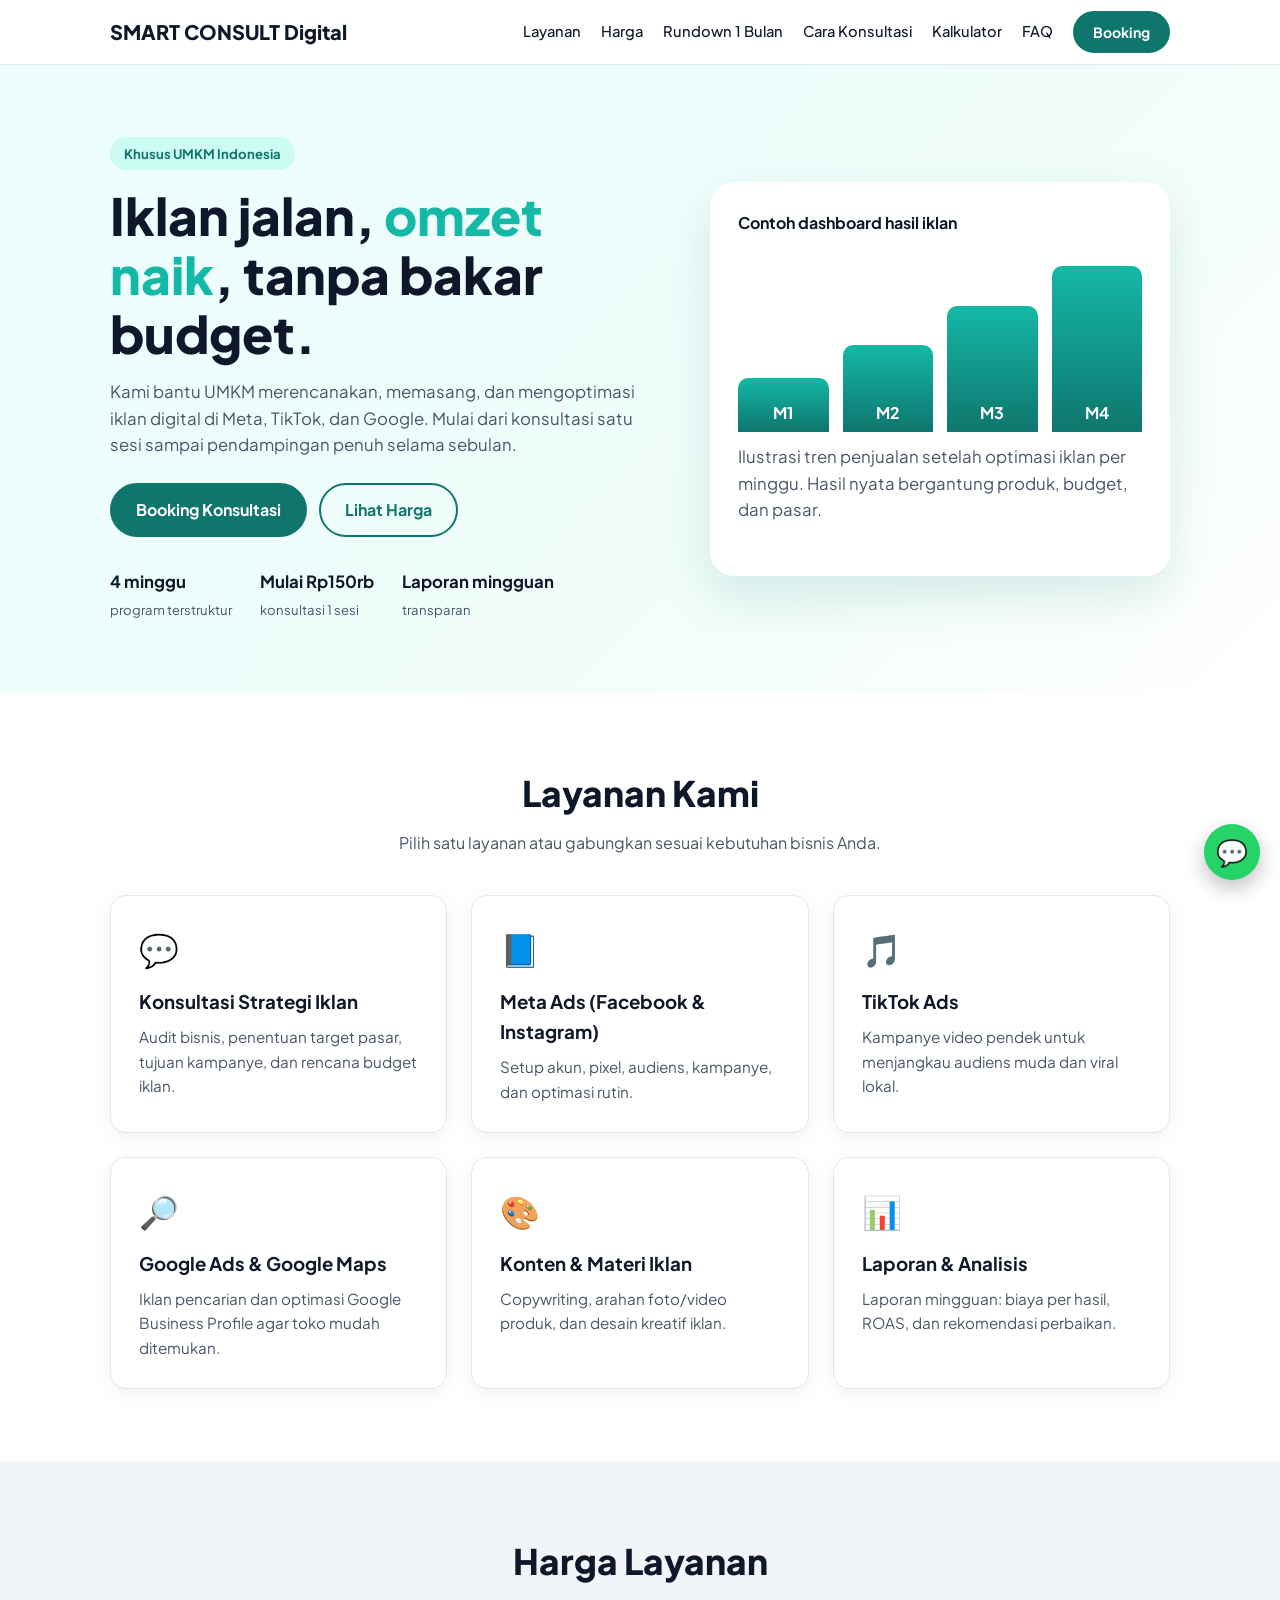
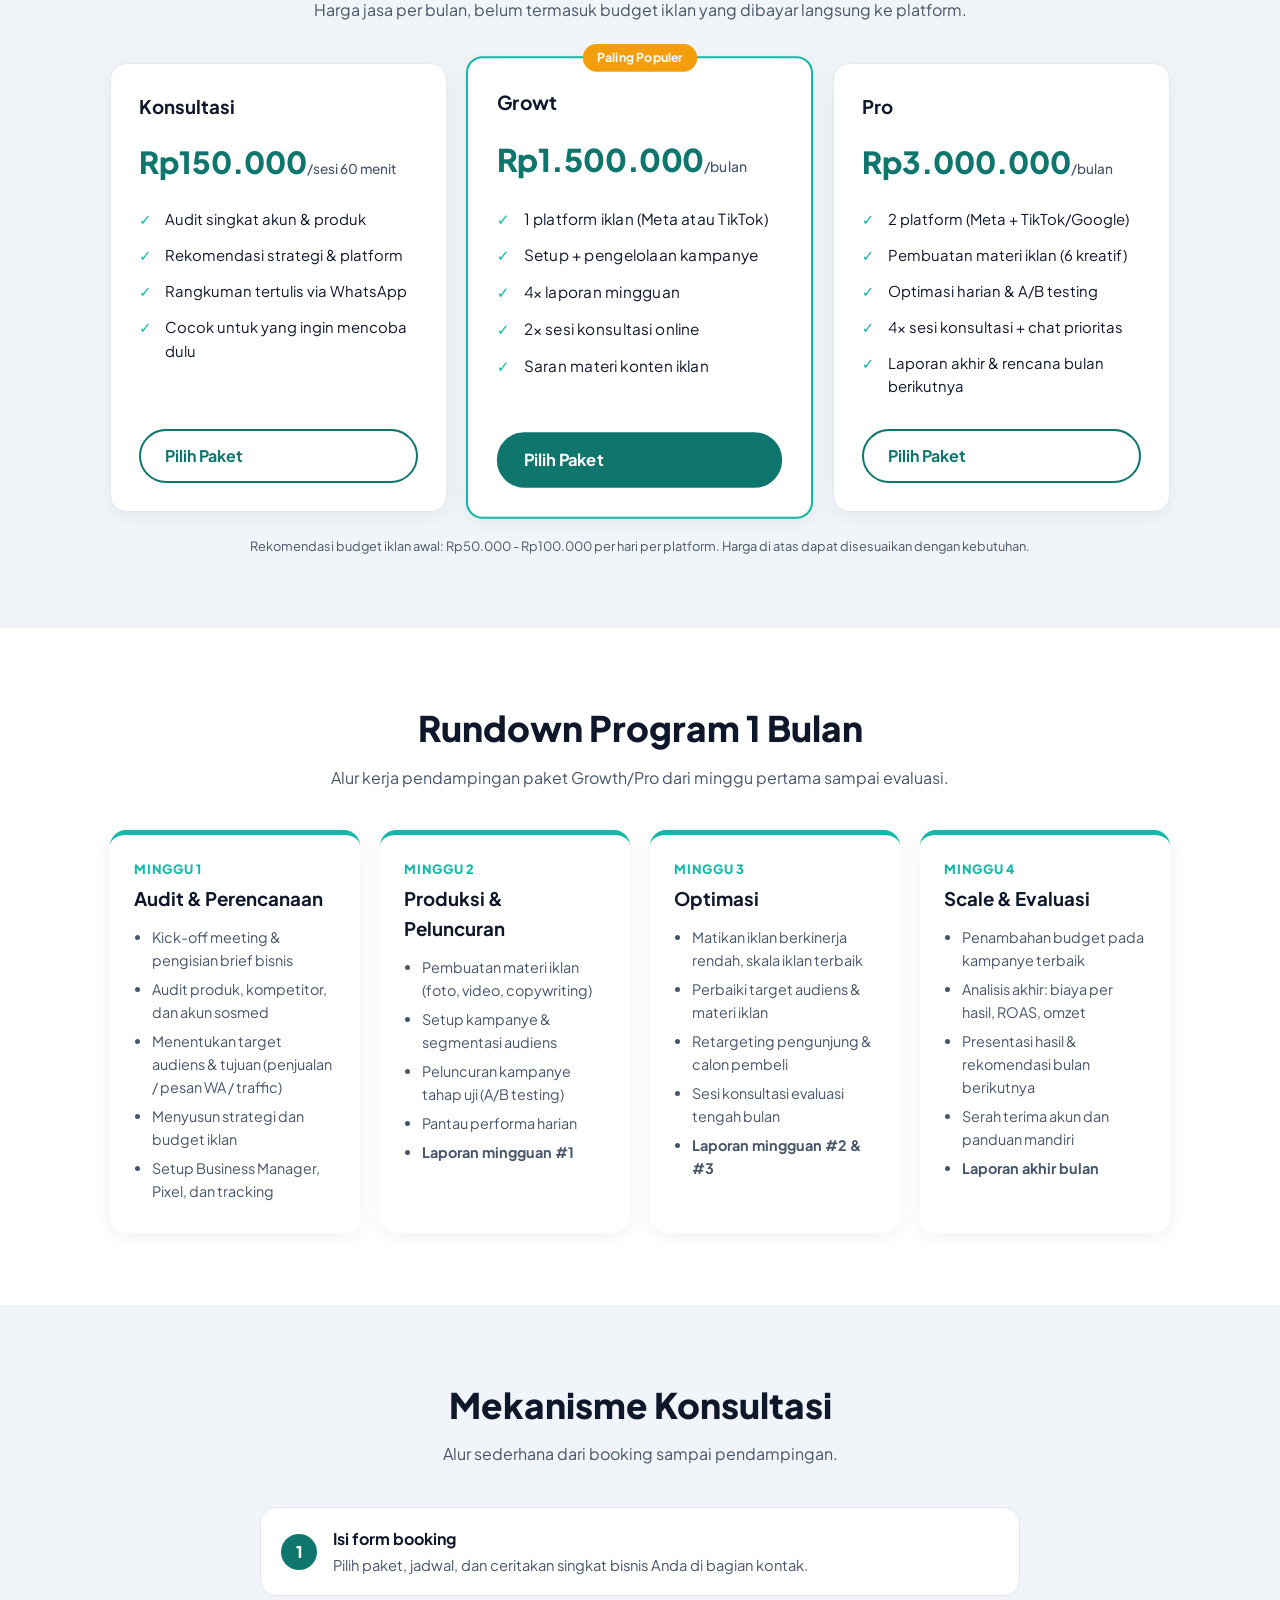
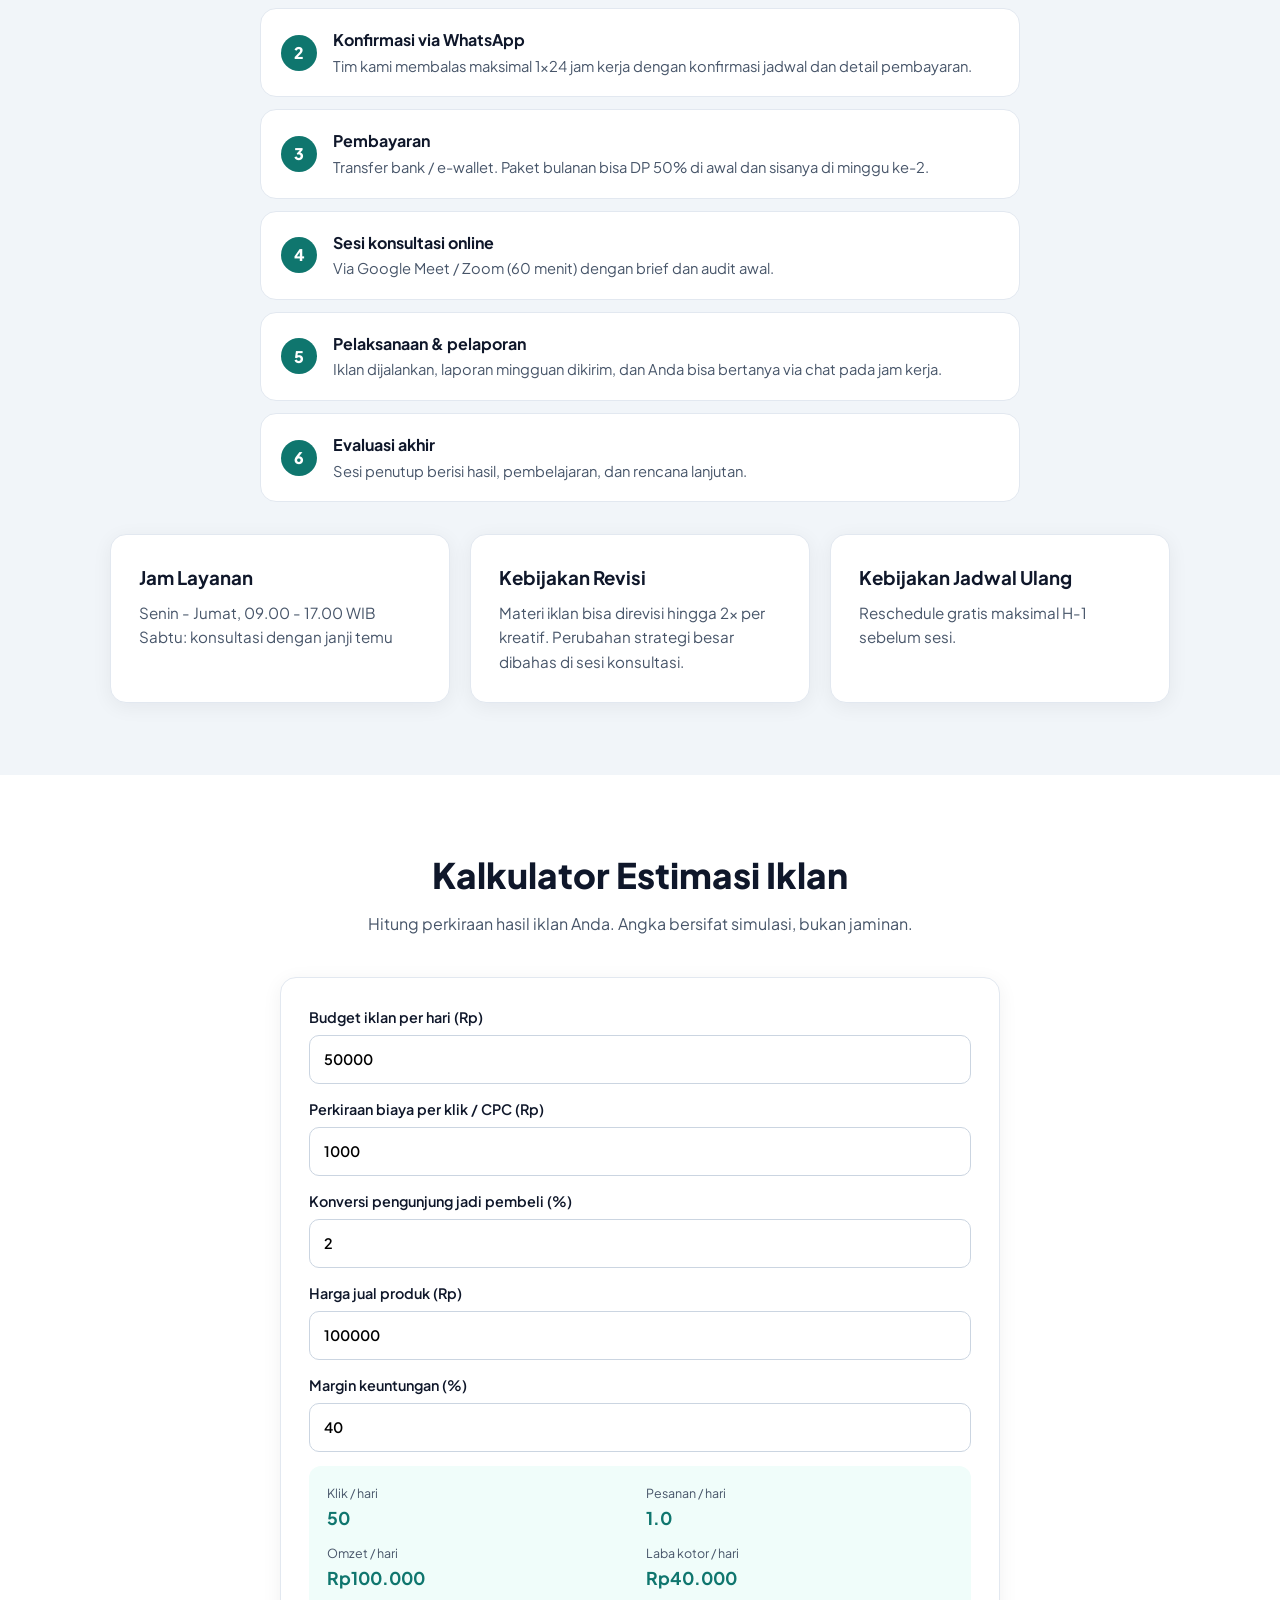
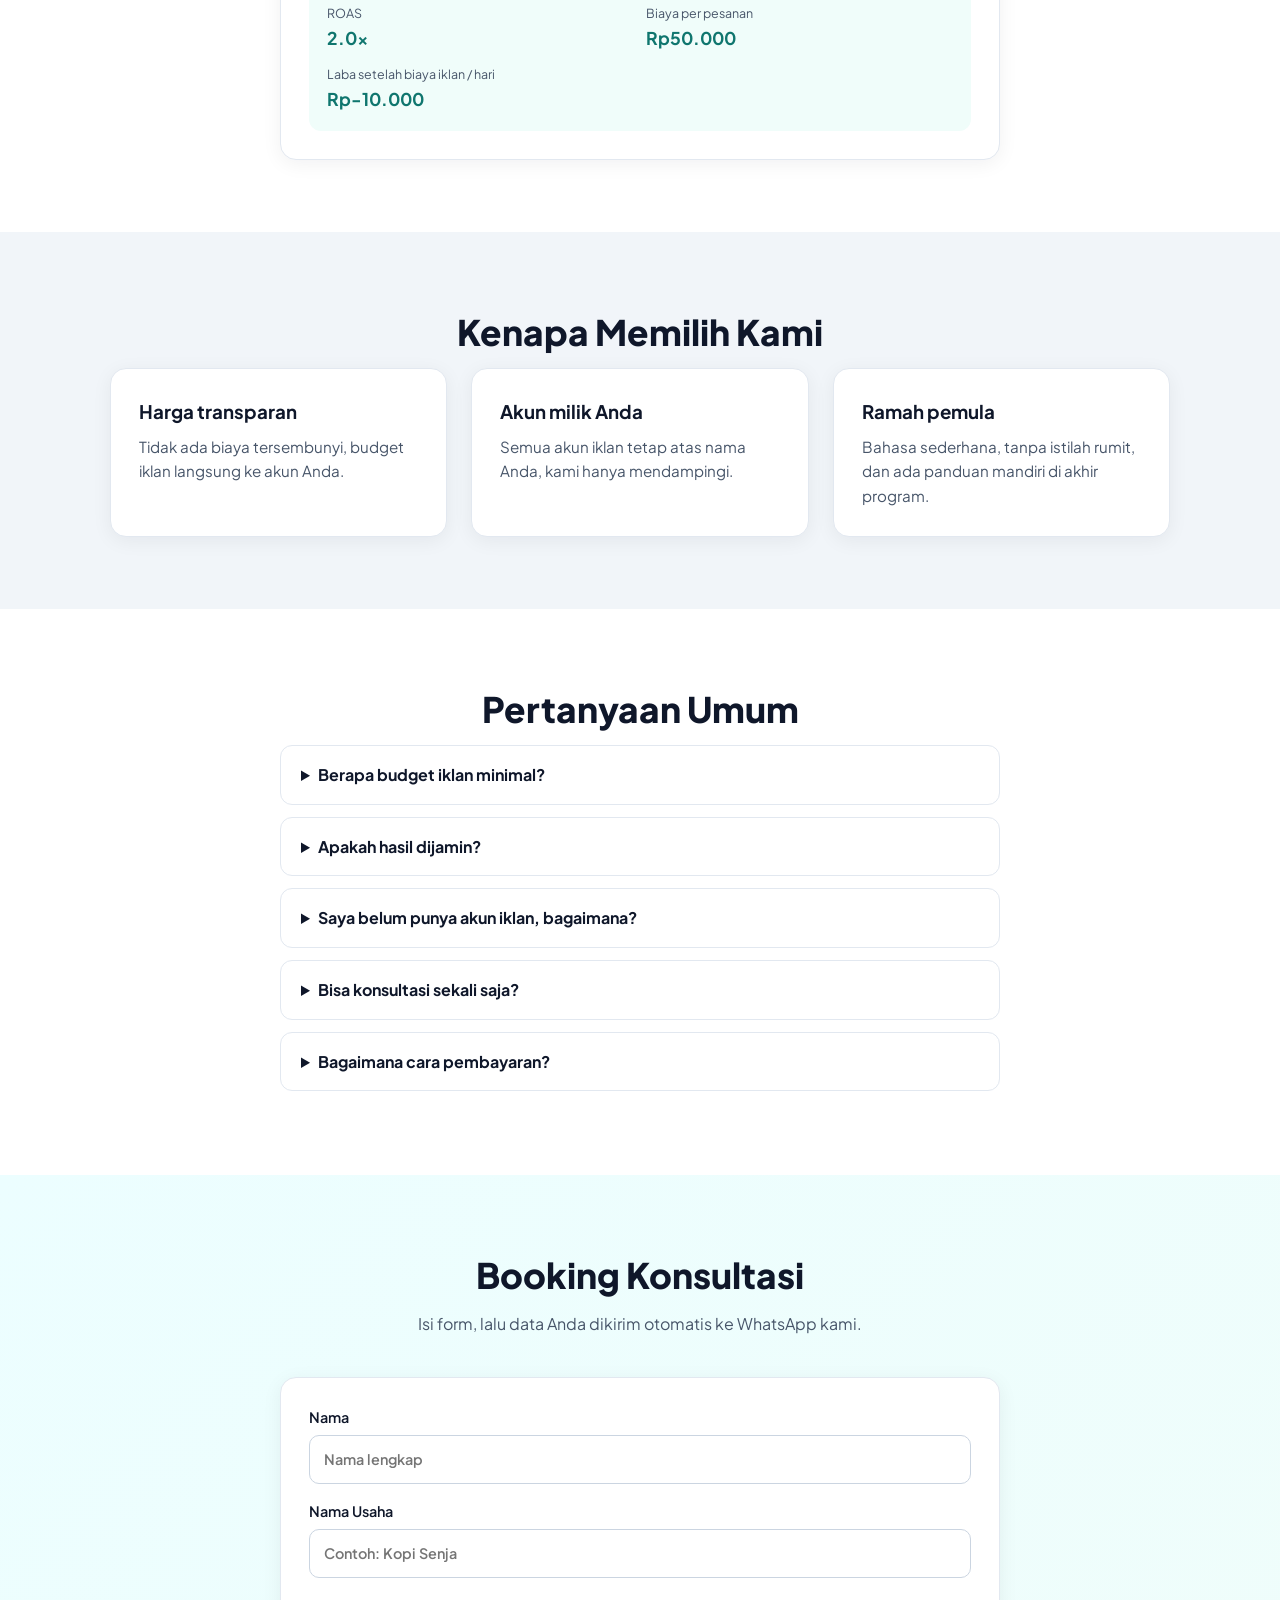
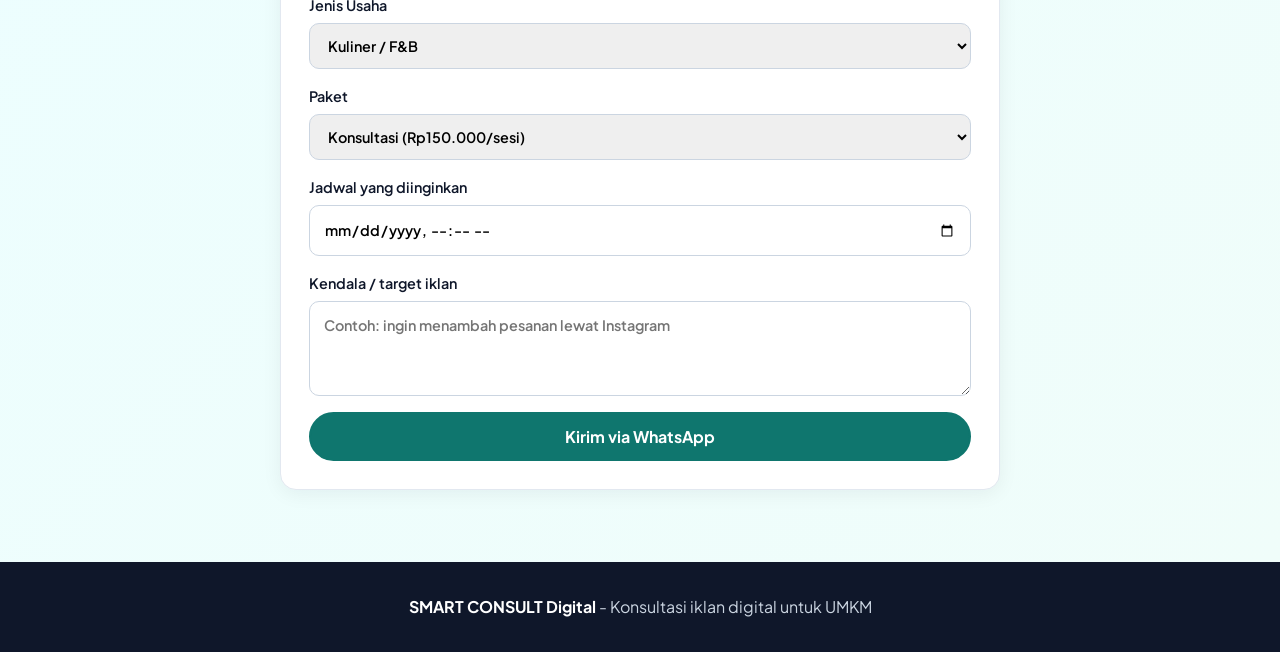
<file: index.html>
<!DOCTYPE html>
<html lang="id">
<head>
  <meta charset="UTF-8">
  <meta name="viewport" content="width=device-width, initial-scale=1">
  <title>SMART CONSULT Digital | Konsultasi Iklan untuk UMKM</title>
  <meta name="description" content="Konsultasi dan pengelolaan iklan digital (Meta Ads, Google Ads, TikTok Ads) untuk UMKM. Harga transparan, hasil terukur.">
  <link rel="preconnect" href="https://fonts.googleapis.com">
  <link href="https://fonts.googleapis.com/css2?family=Plus+Jakarta+Sans:wght@400;500;600;700;800&display=swap" rel="stylesheet">
  <link rel="stylesheet" href="style.css">
</head>
<body>

<header class="nav">
  <div class="container nav-inner">
    <a href="#beranda" class="logo">SMART CONSULT<span></span> Digital</a>
    <button class="burger" id="burger" aria-label="Menu">☰</button>
    <nav id="menu">
      <a href="#layanan">Layanan</a>
      <a href="#harga">Harga</a>
      <a href="#rundown">Rundown 1 Bulan</a>
      <a href="#mekanisme">Cara Konsultasi</a>
      <a href="#kalkulator">Kalkulator</a>
      <a href="#faq">FAQ</a>
      <a href="#kontak" class="btn btn-sm">Booking</a>
    </nav>
  </div>
</header>

<section id="beranda" class="hero">
  <div class="container hero-grid">
    <div>
      <span class="pill">Khusus UMKM Indonesia</span>
      <h1>Iklan jalan, <em>omzet naik</em>, tanpa bakar budget.</h1>
      <p>Kami bantu UMKM merencanakan, memasang, dan mengoptimasi iklan digital di Meta, TikTok, dan Google. Mulai dari konsultasi satu sesi sampai pendampingan penuh selama sebulan.</p>
      <div class="cta">
        <a href="#kontak" class="btn">Booking Konsultasi</a>
        <a href="#harga" class="btn btn-outline">Lihat Harga</a>
      </div>
      <ul class="stats">
        <li><strong>4 minggu</strong><span>program terstruktur</span></li>
        <li><strong>Mulai Rp150rb</strong><span>konsultasi 1 sesi</span></li>
        <li><strong>Laporan mingguan</strong><span>transparan</span></li>
      </ul>
    </div>
    <div class="hero-card">
      <h3>Contoh dashboard hasil iklan</h3>
      <div class="bars" aria-hidden="true">
        <div style="--h:30%"><b>M1</b></div>
        <div style="--h:48%"><b>M2</b></div>
        <div style="--h:70%"><b>M3</b></div>
        <div style="--h:92%"><b>M4</b></div>
      </div>
      <p class="note">Ilustrasi tren penjualan setelah optimasi iklan per minggu. Hasil nyata bergantung produk, budget, dan pasar.</p>
    </div>
  </div>
</section>

<section id="layanan" class="section">
  <div class="container">
    <h2>Layanan Kami</h2>
    <p class="sub">Pilih satu layanan atau gabungkan sesuai kebutuhan bisnis Anda.</p>
    <div class="grid3">
      <article class="card"><div class="ico">💬</div><h3>Konsultasi Strategi Iklan</h3><p>Audit bisnis, penentuan target pasar, tujuan kampanye, dan rencana budget iklan.</p></article>
      <article class="card"><div class="ico">📘</div><h3>Meta Ads (Facebook &amp; Instagram)</h3><p>Setup akun, pixel, audiens, kampanye, dan optimasi rutin.</p></article>
      <article class="card"><div class="ico">🎵</div><h3>TikTok Ads</h3><p>Kampanye video pendek untuk menjangkau audiens muda dan viral lokal.</p></article>
      <article class="card"><div class="ico">🔎</div><h3>Google Ads &amp; Google Maps</h3><p>Iklan pencarian dan optimasi Google Business Profile agar toko mudah ditemukan.</p></article>
      <article class="card"><div class="ico">🎨</div><h3>Konten &amp; Materi Iklan</h3><p>Copywriting, arahan foto/video produk, dan desain kreatif iklan.</p></article>
      <article class="card"><div class="ico">📊</div><h3>Laporan &amp; Analisis</h3><p>Laporan mingguan: biaya per hasil, ROAS, dan rekomendasi perbaikan.</p></article>
    </div>
  </div>
</section>

<section id="harga" class="section alt">
  <div class="container">
    <h2>Harga Layanan</h2>
    <p class="sub">Harga jasa per bulan, belum termasuk budget iklan yang dibayar langsung ke platform.</p>
    <div class="grid3 pricing">
      <article class="card price">
        <h3>Konsultasi</h3>
        <div class="amount">Rp150.000<small>/sesi 60 menit</small></div>
        <ul>
          <li>Audit singkat akun &amp; produk</li>
          <li>Rekomendasi strategi &amp; platform</li>
          <li>Rangkuman tertulis via WhatsApp</li>
          <li>Cocok untuk yang ingin mencoba dulu</li>
        </ul>
        <a href="#kontak" class="btn btn-outline" data-paket="Konsultasi (Rp150.000/sesi)">Pilih Paket</a>
      </article>
      <article class="card price featured">
        <span class="badge">Paling Populer</span>
        <h3>Growt</h3>
        <div class="amount">Rp1.500.000<small>/bulan</small></div>
        <ul>
          <li>1 platform iklan (Meta atau TikTok)</li>
          <li>Setup + pengelolaan kampanye</li>
          <li>4x laporan mingguan</li>
          <li>2x sesi konsultasi online</li>
          <li>Saran materi konten iklan</li>
        </ul>
        <a href="#kontak" class="btn" data-paket="Growth (Rp1.500.000/bulan)">Pilih Paket</a>
      </article>
      <article class="card price">
        <h3>Pro</h3>
        <div class="amount">Rp3.000.000<small>/bulan</small></div>
        <ul>
          <li>2 platform (Meta + TikTok/Google)</li>
          <li>Pembuatan materi iklan (6 kreatif)</li>
          <li>Optimasi harian &amp; A/B testing</li>
          <li>4x sesi konsultasi + chat prioritas</li>
          <li>Laporan akhir &amp; rencana bulan berikutnya</li>
        </ul>
        <a href="#kontak" class="btn btn-outline" data-paket="Pro (Rp3.000.000/bulan)">Pilih Paket</a>
      </article>
    </div>
    <p class="note center">Rekomendasi budget iklan awal: Rp50.000 - Rp100.000 per hari per platform. Harga di atas dapat disesuaikan dengan kebutuhan.</p>
  </div>
</section>

<section id="rundown" class="section">
  <div class="container">
    <h2>Rundown Program 1 Bulan</h2>
    <p class="sub">Alur kerja pendampingan paket Growth/Pro dari minggu pertama sampai evaluasi.</p>
    <div class="timeline">
      <div class="week">
        <div class="wk">Minggu 1</div>
        <h3>Audit &amp; Perencanaan</h3>
        <ul>
          <li>Kick-off meeting &amp; pengisian brief bisnis</li>
          <li>Audit produk, kompetitor, dan akun sosmed</li>
          <li>Menentukan target audiens &amp; tujuan (penjualan / pesan WA / traffic)</li>
          <li>Menyusun strategi dan budget iklan</li>
          <li>Setup Business Manager, Pixel, dan tracking</li>
        </ul>
      </div>
      <div class="week">
        <div class="wk">Minggu 2</div>
        <h3>Produksi &amp; Peluncuran</h3>
        <ul>
          <li>Pembuatan materi iklan (foto, video, copywriting)</li>
          <li>Setup kampanye &amp; segmentasi audiens</li>
          <li>Peluncuran kampanye tahap uji (A/B testing)</li>
          <li>Pantau performa harian</li>
          <li><b>Laporan mingguan #1</b></li>
        </ul>
      </div>
      <div class="week">
        <div class="wk">Minggu 3</div>
        <h3>Optimasi</h3>
        <ul>
          <li>Matikan iklan berkinerja rendah, skala iklan terbaik</li>
          <li>Perbaiki target audiens &amp; materi iklan</li>
          <li>Retargeting pengunjung &amp; calon pembeli</li>
          <li>Sesi konsultasi evaluasi tengah bulan</li>
          <li><b>Laporan mingguan #2 &amp; #3</b></li>
        </ul>
      </div>
      <div class="week">
        <div class="wk">Minggu 4</div>
        <h3>Scale &amp; Evaluasi</h3>
        <ul>
          <li>Penambahan budget pada kampanye terbaik</li>
          <li>Analisis akhir: biaya per hasil, ROAS, omzet</li>
          <li>Presentasi hasil &amp; rekomendasi bulan berikutnya</li>
          <li>Serah terima akun dan panduan mandiri</li>
          <li><b>Laporan akhir bulan</b></li>
        </ul>
      </div>
    </div>
  </div>
</section>

<section id="mekanisme" class="section alt">
  <div class="container">
    <h2>Mekanisme Konsultasi</h2>
    <p class="sub">Alur sederhana dari booking sampai pendampingan.</p>
    <ol class="steps">
      <li><b>Isi form booking</b><span>Pilih paket, jadwal, dan ceritakan singkat bisnis Anda di bagian kontak.</span></li>
      <li><b>Konfirmasi via WhatsApp</b><span>Tim kami membalas maksimal 1x24 jam kerja dengan konfirmasi jadwal dan detail pembayaran.</span></li>
      <li><b>Pembayaran</b><span>Transfer bank / e-wallet. Paket bulanan bisa DP 50% di awal dan sisanya di minggu ke-2.</span></li>
      <li><b>Sesi konsultasi online</b><span>Via Google Meet / Zoom (60 menit) dengan brief dan audit awal.</span></li>
      <li><b>Pelaksanaan &amp; pelaporan</b><span>Iklan dijalankan, laporan mingguan dikirim, dan Anda bisa bertanya via chat pada jam kerja.</span></li>
      <li><b>Evaluasi akhir</b><span>Sesi penutup berisi hasil, pembelajaran, dan rencana lanjutan.</span></li>
    </ol>
    <div class="info-row">
      <div class="card"><h3>Jam Layanan</h3><p>Senin - Jumat, 09.00 - 17.00 WIB<br>Sabtu: konsultasi dengan janji temu</p></div>
      <div class="card"><h3>Kebijakan Revisi</h3><p>Materi iklan bisa direvisi hingga 2x per kreatif. Perubahan strategi besar dibahas di sesi konsultasi.</p></div>
      <div class="card"><h3>Kebijakan Jadwal Ulang</h3><p>Reschedule gratis maksimal H-1 sebelum sesi.</p></div>
    </div>
  </div>
</section>

<section id="kalkulator" class="section">
  <div class="container narrow">
    <h2>Kalkulator Estimasi Iklan</h2>
    <p class="sub">Hitung perkiraan hasil iklan Anda. Angka bersifat simulasi, bukan jaminan.</p>
    <div class="card calc">
      <label>Budget iklan per hari (Rp)
        <input type="number" id="budget" value="50000" min="10000" step="10000">
      </label>
      <label>Perkiraan biaya per klik / CPC (Rp)
        <input type="number" id="cpc" value="1000" min="100" step="100">
      </label>
      <label>Konversi pengunjung jadi pembeli (%)
        <input type="number" id="conv" value="2" min="0.1" step="0.1">
      </label>
      <label>Harga jual produk (Rp)
        <input type="number" id="harga-produk" value="100000" min="1000" step="1000">
      </label>
      <label>Margin keuntungan (%)
        <input type="number" id="margin" value="40" min="1" max="100">
      </label>
      <div class="result" id="hasil" aria-live="polite"></div>
    </div>
  </div>
</section>

<section class="section alt">
  <div class="container">
    <h2>Kenapa Memilih Kami</h2>
    <div class="grid3">
      <article class="card"><h3>Harga transparan</h3><p>Tidak ada biaya tersembunyi, budget iklan langsung ke akun Anda.</p></article>
      <article class="card"><h3>Akun milik Anda</h3><p>Semua akun iklan tetap atas nama Anda, kami hanya mendampingi.</p></article>
      <article class="card"><h3>Ramah pemula</h3><p>Bahasa sederhana, tanpa istilah rumit, dan ada panduan mandiri di akhir program.</p></article>
    </div>
  </div>
</section>

<section id="faq" class="section">
  <div class="container narrow">
    <h2>Pertanyaan Umum</h2>
    <details><summary>Berapa budget iklan minimal?</summary><p>Disarankan mulai dari Rp50.000 per hari agar data cukup untuk dioptimasi. Budget dibayar langsung ke platform iklan.</p></details>
    <details><summary>Apakah hasil dijamin?</summary><p>Tidak ada yang bisa menjamin angka penjualan. Kami menjamin proses yang terukur dan laporan yang jelas.</p></details>
    <details><summary>Saya belum punya akun iklan, bagaimana?</summary><p>Tidak masalah. Kami bantu membuat Business Manager dan akun iklan di minggu pertama.</p></details>
    <details><summary>Bisa konsultasi sekali saja?</summary><p>Bisa. Paket Konsultasi Rp150.000 cocok untuk Anda yang ingin arahan awal lalu menjalankan sendiri.</p></details>
    <details><summary>Bagaimana cara pembayaran?</summary><p>Transfer bank atau e-wallet. Paket bulanan bisa DP 50%.</p></details>
  </div>
</section>

<section id="kontak" class="section cta-section">
  <div class="container narrow">
    <h2>Booking Konsultasi</h2>
    <p class="sub">Isi form, lalu data Anda dikirim otomatis ke WhatsApp kami.</p>
    <form id="form" class="card form">
      <label>Nama<input type="text" id="nama" required placeholder="Nama lengkap"></label>
      <label>Nama Usaha<input type="text" id="usaha" required placeholder="Contoh: Kopi Senja"></label>
      <label>Jenis Usaha
        <select id="jenis">
          <option>Kuliner / F&amp;B</option><option>Fashion</option><option>Kecantikan</option><option>Jasa</option><option>Kerajinan</option><option>Lainnya</option>
        </select>
      </label>
      <label>Paket
        <select id="paket">
          <option>Konsultasi (Rp150.000/sesi)</option>
          <option>Growth (Rp1.500.000/bulan)</option>
          <option>Pro (Rp3.000.000/bulan)</option>
        </select>
      </label>
      <label>Jadwal yang diinginkan<input type="datetime-local" id="jadwal" required></label>
      <label>Kendala / target iklan<textarea id="pesan" rows="3" placeholder="Contoh: ingin menambah pesanan lewat Instagram"></textarea></label>
      <button type="submit" class="btn">Kirim via WhatsApp</button>
    </form>
  </div>
</section>

<footer>
  <div class="container">
    <p><b>SMART CONSULT Digital</b> - Konsultasi iklan digital untuk UMKM</p>
    <p class="note"></p>
  </div>
</footer>

<a class="wa-float" id="wa" target="_blank" rel="noopener" aria-label="Chat WhatsApp">💬</a>
<script src="script.js"></script>
</body>
</html>
</file>
<file: style.css>
:root{--p:#0f766e;--p2:#14b8a6;--ink:#0f172a;--mut:#475569;--bg:#fff;--alt:#f1f5f9;--ac:#f59e0b;--r:16px}
*{box-sizing:border-box;margin:0;padding:0}
html{scroll-behavior:smooth;scroll-padding-top:72px}
body{font-family:'Plus Jakarta Sans',system-ui,sans-serif;color:var(--ink);background:var(--bg);line-height:1.6}
.container{max-width:1100px;margin:0 auto;padding:0 20px}
.narrow{max-width:760px}
.center{text-align:center}
a{color:inherit;text-decoration:none}

.nav{position:sticky;top:0;z-index:50;background:rgba(255,255,255,.92);backdrop-filter:blur(8px);border-bottom:1px solid #e2e8f0}
.nav-inner{display:flex;align-items:center;justify-content:space-between;height:64px}
.logo{font-weight:800;font-size:1.25rem}.logo span{color:var(--p2)}
nav{display:flex;gap:20px;align-items:center;font-size:.92rem;font-weight:500}
nav a:hover{color:var(--p)}
.burger{display:none;background:none;border:0;font-size:1.6rem;cursor:pointer}

.btn{display:inline-block;background:var(--p);color:#fff;padding:12px 24px;border-radius:999px;font-weight:700;border:2px solid var(--p);cursor:pointer;font-family:inherit;font-size:1rem;transition:.2s}
.btn:hover{background:#0b5a54;transform:translateY(-2px)}
.btn-outline{background:transparent;color:var(--p)}
.btn-outline:hover{background:var(--p);color:#fff}
.btn-sm{padding:8px 18px;font-size:.88rem;color:#fff!important}

.hero{padding:72px 0;background:linear-gradient(135deg,#ecfeff,#f0fdfa 60%,#fff)}
.hero-grid{display:grid;grid-template-columns:1.2fr 1fr;gap:48px;align-items:center}
.pill{display:inline-block;background:#ccfbf1;color:var(--p);padding:6px 14px;border-radius:999px;font-size:.82rem;font-weight:700;margin-bottom:16px}
h1{font-size:clamp(2rem,4.5vw,3.2rem);line-height:1.15;margin-bottom:16px;font-weight:800}
h1 em{font-style:normal;color:var(--p2)}
.hero p{color:var(--mut);font-size:1.05rem;margin-bottom:24px}
.cta{display:flex;gap:12px;flex-wrap:wrap;margin-bottom:32px}
.stats{list-style:none;display:flex;gap:28px;flex-wrap:wrap}
.stats strong{display:block;font-size:1.05rem}.stats span{font-size:.82rem;color:var(--mut)}
.hero-card{background:#fff;border-radius:24px;padding:28px;box-shadow:0 20px 50px rgba(15,118,110,.15)}
.hero-card h3{margin-bottom:16px;font-size:1rem}
.bars{display:flex;align-items:flex-end;gap:14px;height:180px;margin-bottom:12px}
.bars div{flex:1;height:var(--h);background:linear-gradient(180deg,var(--p2),var(--p));border-radius:10px 10px 0 0;display:flex;align-items:flex-end;justify-content:center;color:#fff;padding-bottom:6px;animation:grow 1s ease both}
@keyframes grow{from{height:0}}
.note{font-size:.8rem;color:var(--mut)}

.section{padding:72px 0}.alt{background:var(--alt)}
h2{font-size:clamp(1.6rem,3vw,2.2rem);font-weight:800;margin-bottom:8px;text-align:center}
.sub{text-align:center;color:var(--mut);margin-bottom:40px}
.grid3{display:grid;grid-template-columns:repeat(3,1fr);gap:24px}
.card{background:#fff;border-radius:var(--r);padding:28px;box-shadow:0 4px 20px rgba(15,23,42,.06);border:1px solid #e2e8f0}
.card h3{margin-bottom:8px}.card p{color:var(--mut);font-size:.95rem}
.ico{font-size:2rem;margin-bottom:12px}

.price{position:relative;display:flex;flex-direction:column}
.price.featured{border:2px solid var(--p2);transform:scale(1.03)}
.badge{position:absolute;top:-14px;left:50%;transform:translateX(-50%);background:var(--ac);color:#fff;font-size:.75rem;font-weight:700;padding:4px 14px;border-radius:999px}
.amount{font-size:1.9rem;font-weight:800;color:var(--p);margin:8px 0 16px}
.amount small{font-size:.85rem;color:var(--mut);font-weight:500}
.price ul{list-style:none;margin-bottom:24px;flex:1}
.price li{padding:6px 0 6px 26px;position:relative;font-size:.93rem}
.price li::before{content:"✓";position:absolute;left:0;color:var(--p2);font-weight:800}
.pricing+.note{margin-top:24px}

.timeline{display:grid;grid-template-columns:repeat(4,1fr);gap:20px}
.week{background:#fff;border-radius:var(--r);padding:24px;border-top:5px solid var(--p2);box-shadow:0 4px 20px rgba(15,23,42,.06)}
.wk{font-size:.8rem;font-weight:800;color:var(--p2);text-transform:uppercase;letter-spacing:.06em}
.week h3{margin:4px 0 12px}
.week ul{padding-left:18px;font-size:.9rem;color:var(--mut)}.week li{margin-bottom:6px}

.steps{list-style:none;counter-reset:s;max-width:760px;margin:0 auto 32px}
.steps li{counter-increment:s;position:relative;background:#fff;border-radius:var(--r);padding:18px 20px 18px 72px;margin-bottom:12px;border:1px solid #e2e8f0}
.steps li::before{content:counter(s);position:absolute;left:20px;top:50%;transform:translateY(-50%);width:36px;height:36px;border-radius:50%;background:var(--p);color:#fff;display:grid;place-items:center;font-weight:800}
.steps b{display:block}.steps span{color:var(--mut);font-size:.92rem}
.info-row{display:grid;grid-template-columns:repeat(3,1fr);gap:20px}

.calc{display:grid;gap:14px}
label{display:grid;gap:6px;font-weight:600;font-size:.9rem}
input,select,textarea{padding:12px 14px;border:1px solid #cbd5e1;border-radius:10px;font:inherit;width:100%}
input:focus,select:focus,textarea:focus{outline:2px solid var(--p2);border-color:transparent}
.result{background:#f0fdfa;border-radius:12px;padding:18px;display:grid;grid-template-columns:1fr 1fr;gap:12px}
.result div span{display:block;font-size:.78rem;color:var(--mut)}.result div b{font-size:1.1rem;color:var(--p)}

details{background:#fff;border:1px solid #e2e8f0;border-radius:12px;padding:16px 20px;margin-bottom:12px}
summary{font-weight:700;cursor:pointer}details p{margin-top:10px;color:var(--mut)}

.cta-section{background:linear-gradient(135deg,#ecfeff,#f0fdfa)}
.form{display:grid;gap:16px}

footer{background:var(--ink);color:#cbd5e1;text-align:center;padding:32px 0}
footer b{color:#fff}
.wa-float{position:fixed;right:20px;bottom:20px;width:56px;height:56px;border-radius:50%;background:#25d366;display:grid;place-items:center;font-size:1.6rem;box-shadow:0 8px 20px rgba(0,0,0,.25);z-index:60}

@media(max-width:900px){
  .hero-grid,.grid3,.timeline,.info-row{grid-template-columns:1fr}
  .price.featured{transform:none}
  .burger{display:block}
  nav{display:none;position:absolute;top:64px;left:0;right:0;background:#fff;flex-direction:column;padding:20px;border-bottom:1px solid #e2e8f0}
  nav.open{display:flex}
}
</file>
